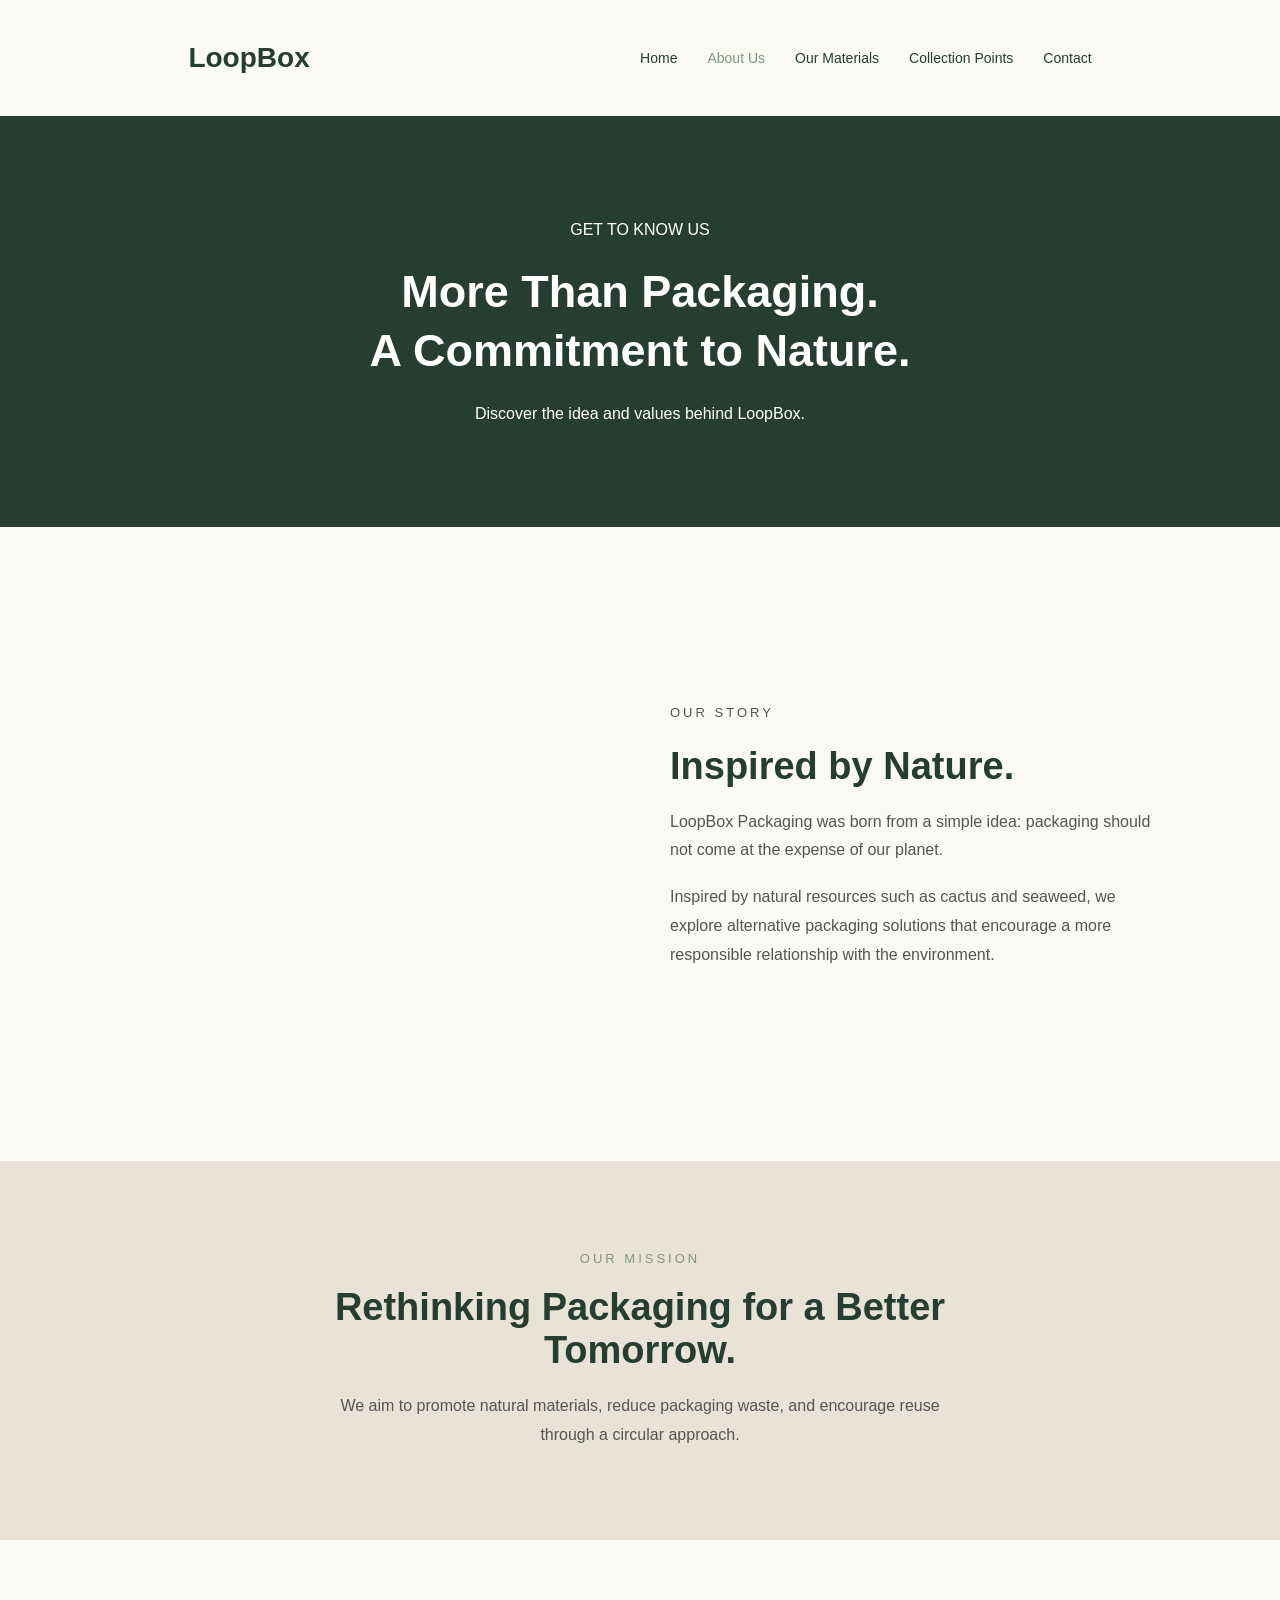
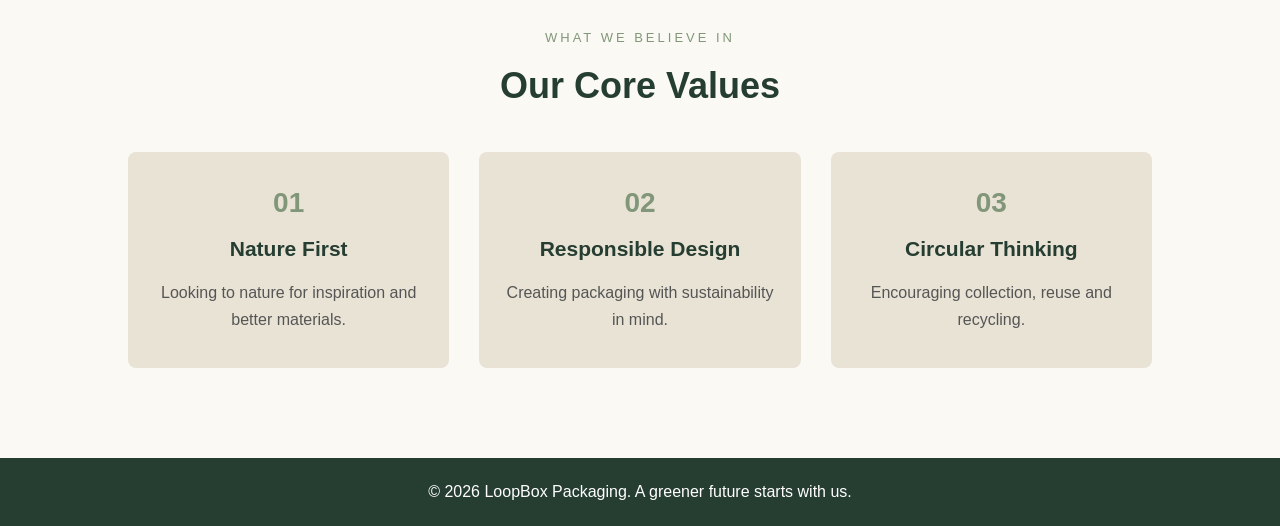
<file: about.html>
<!DOCTYPE html>
<html lang="en">
<head>
    <meta charset="UTF-8">
    <meta name="viewport" content="width=device-width, initial-scale=1.0">
    <title>About Us | LoopBox Packaging</title>
    <link rel="stylesheet" href="style.css">
</head>

<body>

    <!-- Header -->
    <header class="main-header">
        <nav class="navbar">
            <a href="index.html" class="logo">LoopBox</a>

            <ul class="nav-links">
                <li><a href="index.html">Home</a></li>
                <li><a href="about.html" class="active">About Us</a></li>
                <li><a href="index.html#materials">Our Materials</a></li>
                <li><a href="collection.html">Collection Points</a></li>
                <li><a href="contact.html">Contact</a></li>
            </ul>
        </nav>
    </header>

    <!-- Hero -->
    <section class="about-hero">
        <p>GET TO KNOW US</p>
        <h1>More Than Packaging.<br>A Commitment to Nature.</h1>
        <p>Discover the idea and values behind LoopBox.</p>
    </section>

    <!-- Our Story -->
    <section class="about-story">

        <div class="story-image">
            <video autoplay muted loop playsinline>
                <source src="aboutus.mp4" type="video/mp4">
            </video>
        </div>

        <div class="story-content">
            <p class="section-subtitle">OUR STORY</p>
            <h2>Inspired by Nature.</h2>

            <p>
                LoopBox Packaging was born from a simple idea:
                packaging should not come at the expense of our planet.
            </p>

            <p>
                Inspired by natural resources such as cactus and seaweed,
                we explore alternative packaging solutions that encourage
                a more responsible relationship with the environment.
            </p>
        </div>

    </section>

    <!-- Our Mission -->
    <section class="about-mission">
        <p class="section-subtitle">OUR MISSION</p>
        <h2>Rethinking Packaging for a Better Tomorrow.</h2>

        <p>
            We aim to promote natural materials, reduce packaging waste,
            and encourage reuse through a circular approach.
        </p>
    </section>

    <!-- Our Values -->
    <section class="about-values">
        <p class="section-subtitle">WHAT WE BELIEVE IN</p>
        <h2>Our Core Values</h2>

        <div class="values-container">

            <div class="value-card">
                <span>01</span>
                <h3>Nature First</h3>
                <p>Looking to nature for inspiration and better materials.</p>
            </div>

            <div class="value-card">
                <span>02</span>
                <h3>Responsible Design</h3>
                <p>Creating packaging with sustainability in mind.</p>
            </div>

            <div class="value-card">
                <span>03</span>
                <h3>Circular Thinking</h3>
                <p>Encouraging collection, reuse and recycling.</p>
            </div>

        </div>
    </section>

    <!-- Footer -->
    <footer>
        <p>© 2026 LoopBox Packaging. A greener future starts with us.</p>
    </footer>

</body>
</html>
</file>
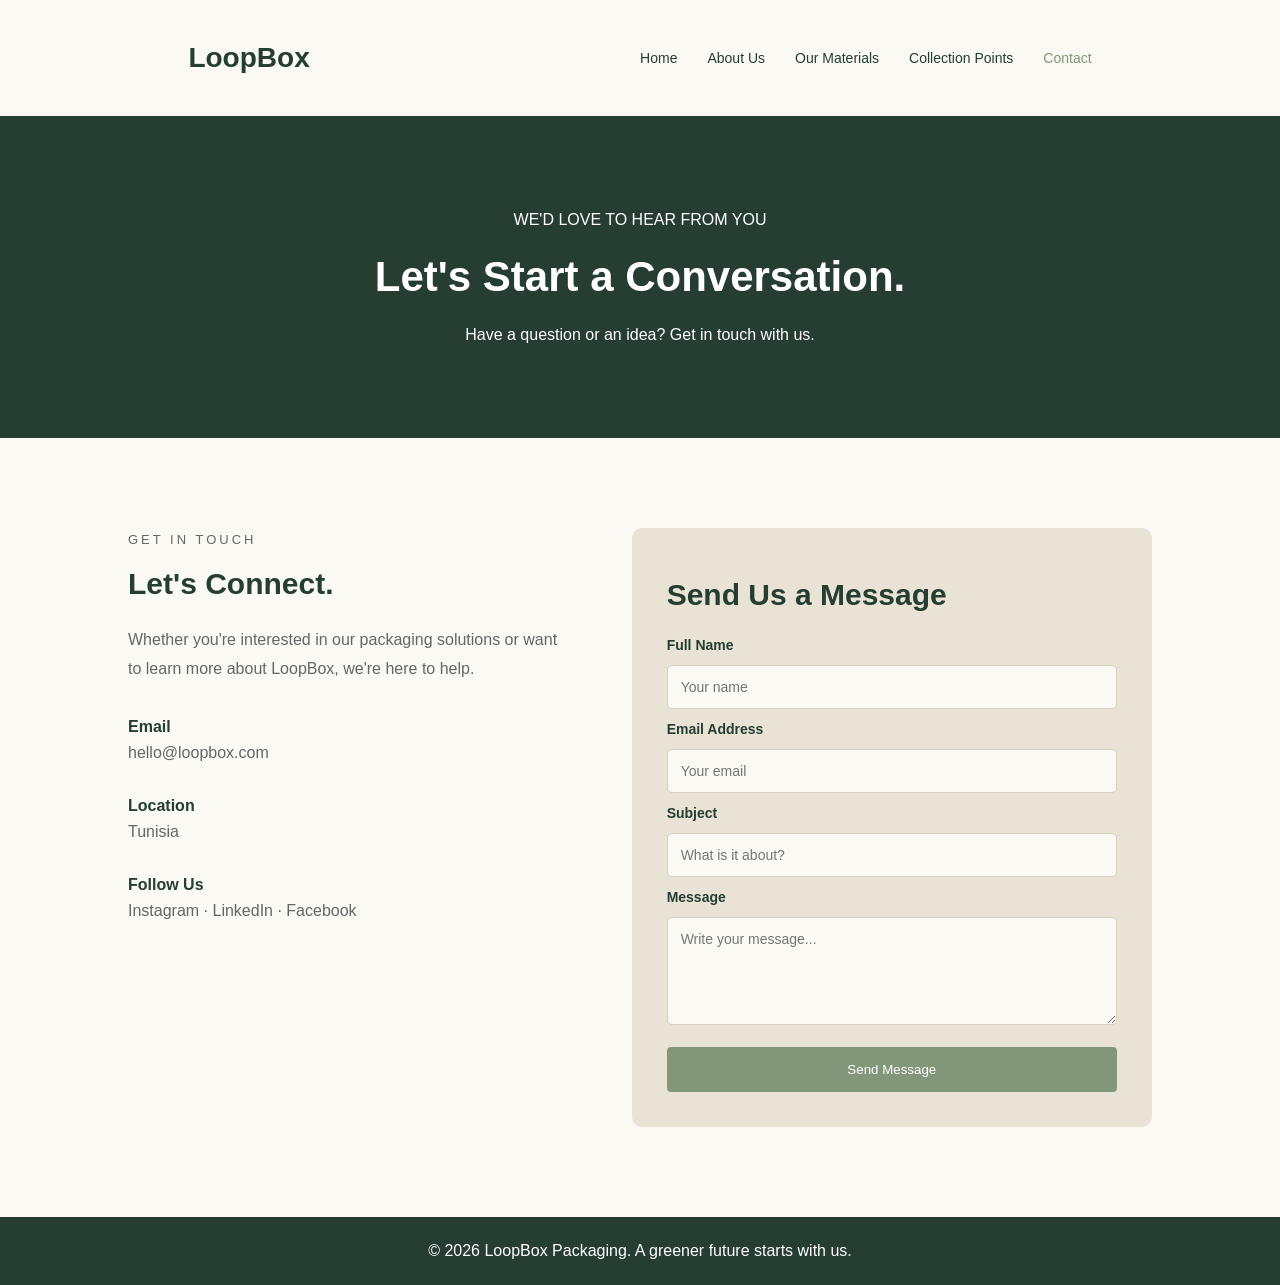
<file: contact.html>
<!DOCTYPE html>
<html lang="en">
<head>
    <meta charset="UTF-8">
    <meta name="viewport" content="width=device-width, initial-scale=1.0">
    <title>Contact Us | LoopBox</title>
    <link rel="stylesheet" href="style.css">
</head>

<body>

    <!-- Header -->
    <header class="main-header">
        <nav class="navbar">
            <a href="index.html" class="logo">LoopBox</a>

            <ul class="nav-links">
                <li><a href="index.html">Home</a></li>
                <li><a href="index.html#about">About Us</a></li>
                <li><a href="index.html#materials">Our Materials</a></li>
                <li><a href="collection.html">Collection Points</a></li>
                <li><a href="contact.html" class="active">Contact</a></li>
            </ul>
        </nav>
    </header>

    <!-- Contact Hero -->
    <section class="contact-hero">
        <p>WE'D LOVE TO HEAR FROM YOU</p>
        <h1>Let's Start a Conversation.</h1>
        <p>Have a question or an idea? Get in touch with us.</p>
    </section>

    <!-- Contact Section -->
    <section class="contact-page">

        <div class="contact-info">
            <p class="section-subtitle">GET IN TOUCH</p>
            <h2>Let's Connect.</h2>

            <p>
                Whether you're interested in our packaging solutions
                or want to learn more about LoopBox, we're here to help.
            </p>

            <div class="contact-detail">
                <h4>Email</h4>
                <p>hello@loopbox.com</p>
            </div>

            <div class="contact-detail">
                <h4>Location</h4>
                <p>Tunisia</p>
            </div>

            <div class="contact-detail">
                <h4>Follow Us</h4>
                <p>Instagram · LinkedIn · Facebook</p>
            </div>
        </div>

        <div class="contact-form-container">
            <h2>Send Us a Message</h2>

            <form id="contactForm">

                <label for="name">Full Name</label>
                <input type="text" id="name" placeholder="Your name" required>

                <label for="email">Email Address</label>
                <input type="email" id="email" placeholder="Your email" required>

                <label for="subject">Subject</label>
                <input type="text" id="subject" placeholder="What is it about?" required>

                <label for="message">Message</label>
                <textarea id="message" rows="5"
                    placeholder="Write your message..." required></textarea>

                <button type="submit" class="btn">Send Message</button>

            </form>
        </div>

    </section>

    <!-- Footer -->
    <footer>
        <p>© 2026 LoopBox Packaging. A greener future starts with us.</p>
    </footer>

    <script src="script.js"></script>

</body>
</html>
</file>
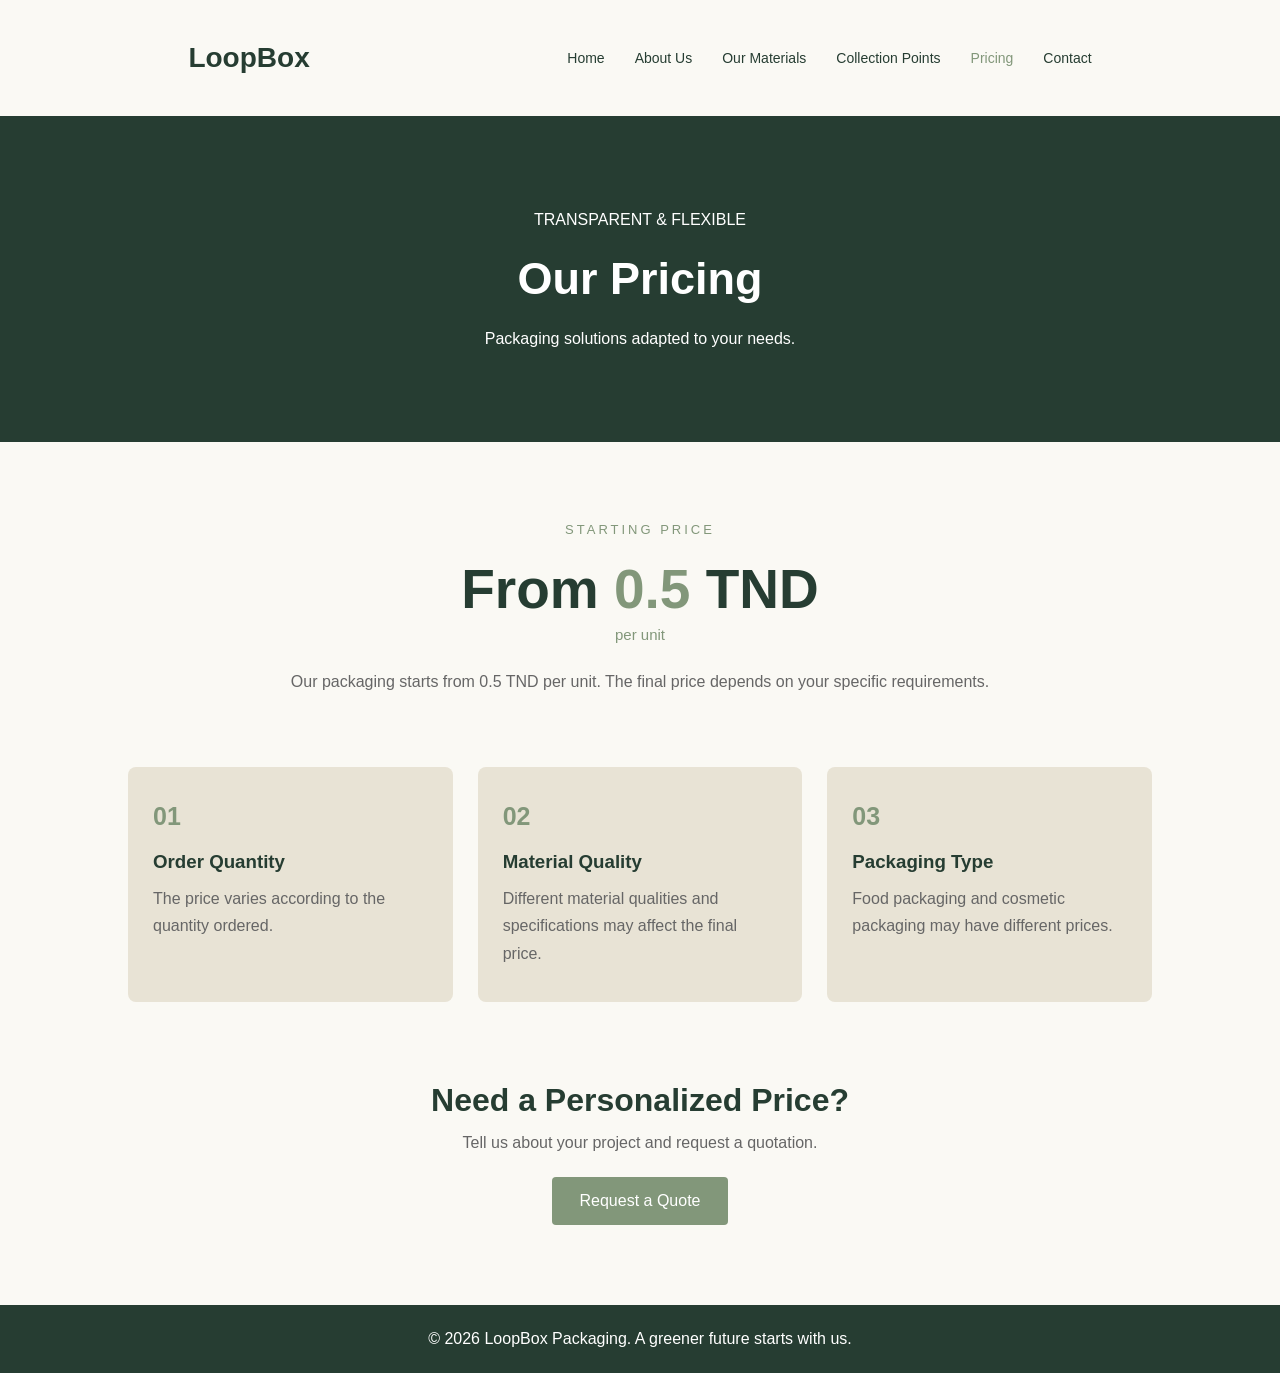
<file: pricing.html>
<!DOCTYPE html>
<html lang="en">
<head>
    <meta charset="UTF-8">
    <meta name="viewport" content="width=device-width, initial-scale=1.0">
    <title>Pricing | LoopBox Packaging</title>
    <link rel="stylesheet" href="style.css">
</head>

<body>

    <!-- Header -->
    <header class="main-header">
        <nav class="navbar">
            <a href="index.html" class="logo">LoopBox</a>

            <ul class="nav-links">
                <li><a href="index.html">Home</a></li>
                <li><a href="about.html">About Us</a></li>
                <li><a href="index.html#materials">Our Materials</a></li>
                <li><a href="collection-points.html">Collection Points</a></li>
                <li><a href="pricing.html" class="active">Pricing</a></li>
                <li><a href="contact.html">Contact</a></li>
            </ul>
        </nav>
    </header>

    <!-- Pricing Hero -->
    <section class="pricing-hero">
        <p>TRANSPARENT & FLEXIBLE</p>
        <h1>Our Pricing</h1>
        <p>Packaging solutions adapted to your needs.</p>
    </section>

    <!-- Pricing Content -->
    <section class="pricing-page">

        <div class="pricing-main">
            <p class="section-subtitle">STARTING PRICE</p>

            <h2>
                From <span>0.5</span> TND
            </h2>

            <p class="per-unit">per unit</p>

            <p class="pricing-text">
                Our packaging starts from 0.5 TND per unit.
                The final price depends on your specific requirements.
            </p>
        </div>

        <div class="pricing-factors">

            <div class="pricing-factor">
                <span>01</span>
                <h3>Order Quantity</h3>
                <p>
                    The price varies according to the quantity
                    ordered.
                </p>
            </div>

            <div class="pricing-factor">
                <span>02</span>
                <h3>Material Quality</h3>
                <p>
                    Different material qualities and specifications
                    may affect the final price.
                </p>
            </div>

            <div class="pricing-factor">
                <span>03</span>
                <h3>Packaging Type</h3>
                <p>
                    Food packaging and cosmetic packaging
                    may have different prices.
                </p>
            </div>

        </div>

        <div class="pricing-cta">
            <h2>Need a Personalized Price?</h2>
            <p>Tell us about your project and request a quotation.</p>

            <a href="contact.html" class="btn">
                Request a Quote
            </a>
        </div>

    </section>

    <!-- Footer -->
    <footer>
        <p>© 2026 LoopBox Packaging. A greener future starts with us.</p>
    </footer>

</body>
</html>
</file>
<file: style.css>
/* GENERAL */
* {
    margin: 0;
    padding: 0;
    box-sizing: border-box;
}

body {
    font-family: Arial, sans-serif;
    background-color: #FAF9F4;
    color: #263D32;
}

/* NAVBAR */
.navbar {
    display: flex;
    justify-content: space-between;
    align-items: center;
    padding: 22px 8%;
    background-color: #FAF9F4;
}

.logo {
    text-decoration: none;
    color: #263D32;
    font-size: 27px;
    font-weight: bold;
}

.logo span {
    display: block;
    font-size: 13px;
    font-weight: normal;
    letter-spacing: 1px;
}

.nav-links {
    display: flex;
    list-style: none;
    gap: 30px;
}

.nav-links a {
    text-decoration: none;
    color: #263D32;
    font-size: 14px;
    transition: 0.3s;
}

.nav-links a:hover {
    color: #82977A;
}

/* HERO */
.hero {
    min-height: 600px;
    display: flex;
    align-items: center;
    padding: 80px 8%;
    margin-bottom: 100px;
    width: 100%;
    min-height: 100vh;
    margin:0%;

    background-image:
        linear-gradient(
            rgba(38, 61, 50, 0.25),
            rgba(38, 61, 50, 0.25)
        ),
        url("images/image.jpeg");

    background-size: cover;
    background-position: center;
}

.hero-content {
    max-width: 600px;
    color: white;
}

.subtitle {
    color: #82977A;
    font-size: 13px;
    letter-spacing: 3px;
    margin-bottom: 20px;
    font-weight: bold;
}

.hero .subtitle {
    color: #083820;
    background-color: #F5F7F6CC;
    margin-right: 130px;
    border-radius: 12px;
    padding-left: 5px;
}

.hero h1 {
    color:#083820;
    font-size: 55px;
    line-height: 1.2;
    margin-bottom: 35px;
    margin-top: 60px;
    background-color: #F5F7F6CC;
    border-radius: 12px;
    padding-left: 5px;
}


.hero-description {
    border-radius: 12px;
    color:#083820;
    font-size: 17px;
    line-height: 1.8;
    margin-bottom: 30px;
    background-color: #F5F7F6CC;
    padding-left: 5px;
}

/* BUTTON */
.btn {
    display: inline-block;
    background-color: #82977A;
    color: white;
    text-decoration: none;
    padding: 15px 28px;
    border-radius: 4px;
    transition: 0.3s;
}

.btn:hover {
    background-color: #263D32;
}

/* INTRODUCTION */
.intro {
    text-align: center;
    padding: 100px 20%;
}

.intro h2 {
    font-size: 38px;
    line-height: 1.4;
    margin-bottom: 25px;
}

.intro > p:last-child {
    color: #777;
    line-height: 1.8;
    font-size: 16px;
}

/* VALUES */
.values {
    background-color: #E8E3D5;
    padding: 80px 8%;
    text-align: center;
}

.values h2 {
    font-size: 32px;
    margin-bottom: 50px;
}

.values-container {
    display: flex;
    justify-content: center;
    gap: 30px;
}

.value-card {
    background-color: #FAF9F4;
    padding: 40px 25px;
    flex: 1;
    border-radius: 8px;
}

.value-card h3 {
    margin-bottom: 20px;
    font-size: 21px;
}

.value-card p {
    color: #777;
    line-height: 1.7;
}

/* FOOTER */
footer {
    background-color: #263D32;
    color: white;
    text-align: center;
    padding: 25px;
}

/* RESPONSIVE */
@media (max-width: 768px) {

    .navbar {
        flex-direction: column;
        gap: 20px;
    }

    .nav-links {
        flex-wrap: wrap;
        justify-content: center;
        gap: 15px;
    }

    .hero h1 {
        font-size: 38px;
    }

    .intro {
        padding: 70px 8%;
    }

    .values-container {
        flex-direction: column;
    }
}

/* MATERIALS */

.materials {
    padding: 90px 8%;
    text-align: center;
}

.materials h2 {
    font-size: 36px;
    margin-bottom: 20px;
}

.materials-description {
    color: #777;
    line-height: 1.7;
    margin-bottom: 45px;
}

.materials-container {
    display: flex;
    justify-content: center;
    gap: 30px;
}

.material-card {
    flex: 1;
    background-color: #E8E3D5;
    border-radius: 8px;
    overflow: hidden;
    text-align: left;
    transition: 0.3s;
}

.material-card:hover {
    transform: translateY(-5px);
}

.material-card img {
    width: 100%;
    height: 280px;
    object-fit: cover;
    padding: 0%;
}

.material-info {
    padding: 25px;
}

.material-info h3 {
    font-size: 23px;
    margin-bottom: 12px;
}

.material-info p {
    color: #777;
    line-height: 1.7;
}

@media (max-width: 768px) {
    .materials-container {
        flex-direction: column;
    }
}

/* CIRCULAR APPROACH */

.circular {
    padding: 100px 8%;
    text-align: center;
    background-color: #263D32;
    color: #FAF9F4;
}

.circular .subtitle {
    color: #A9BD9F;
}

.circular h2 {
    font-size: 36px;
    margin-bottom: 20px;
}

.circular-description {
    color: #D0D8CE;
    line-height: 1.8;
    max-width: 600px;
    margin: 0 auto 50px;
}

.circular-container {
    display: flex;
    justify-content: center;
    gap: 30px;
    margin-bottom: 50px;
}

.circular-card {
    flex: 1;
    padding: 35px 25px;
    border: 1px solid #64796A;
    border-radius: 8px;
    transition: 0.3s;
}

.circular-card:hover {
    background-color: #344F40;
    transform: translateY(-5px);
}

.circular-icon {
    font-size: 40px;
    margin-bottom: 20px;
    color: #A9BD9F;
}

.circular-card h3 {
    font-size: 23px;
    margin-bottom: 15px;
}

.circular-card p {
    color: #D0D8CE;
    line-height: 1.7;
}

.circular .btn {
    background-color: #82977A;
}

@media (max-width: 768px) {
    .circular-container {
        flex-direction: column;
    }

    .circular h2 {
        font-size: 29px;
    }
}

/* PRODUCTS */

.products {
    padding: 100px 8%;
    text-align: center;
    background-color: #FAF9F4;
}

.products h2 {
    font-size: 36px;
    margin-bottom: 20px;
}

.products-description {
    color: #777;
    line-height: 1.8;
    max-width: 600px;
    margin: 0 auto 45px;
}

.products-container {
    display: flex;
    justify-content: center;
    gap: 25px;
    margin-bottom: 45px;
}

.product-card {
    flex: 1;
    background-color: #E8E3D5;
    border-radius: 8px;
    overflow: hidden;
    text-align: left;
    transition: 0.3s;
}

.product-card:hover {
    transform: translateY(-6px);
}

.product-card img {
    width: 100%;
    height: 250px;
    object-fit: cover;
}

.product-info {
    padding: 25px;
}

.product-info h3 {
    font-size: 21px;
    margin-bottom: 12px;
}

.product-info p {
    color: #777;
    line-height: 1.7;
}

@media (max-width: 768px) {
    .products-container {
        flex-direction: column;
    }
}

/* CONTACT SECTION */

.contact-section {
    padding: 90px 8%;
    text-align: center;
    background-color: #E8E3D5;
}

.contact-section h2 {
    font-size: 36px;
    margin-bottom: 20px;
}

.contact-section p:not(.subtitle) {
    color: #777;
    line-height: 1.8;
    margin-bottom: 30px;
}

/* FOOTER */

.footer {
    background-color: #263D32;
    color: #FAF9F4;
    padding: 60px 8% 20px;
}

.footer-container {
    display: flex;
    justify-content: space-between;
    gap: 40px;
    margin-bottom: 50px;
}

.footer-brand h2 {
    font-size: 28px;
}

.footer-brand span {
    font-size: 12px;
    letter-spacing: 3px;
}

.footer-brand p {
    color: #C5D0C4;
    line-height: 1.7;
    margin-top: 20px;
    max-width: 250px;
}

.footer-links {
    display: flex;
    flex-direction: column;
    gap: 15px;
}

.footer-links h3 {
    margin-bottom: 10px;
}

.footer-links a {
    color: #C5D0C4;
    text-decoration: none;
    transition: 0.3s;
}

.footer-links a:hover {
    color: white;
}

.footer-bottom {
    border-top: 1px solid #64796A;
    padding-top: 20px;
    display: flex;
    justify-content: space-between;
    color: #C5D0C4;
    font-size: 13px;
}

@media (max-width: 768px) {
    .footer-container {
        flex-direction: column;
    }

    .footer-bottom {
        flex-direction: column;
        gap: 12px;
    }
}

/* VIDEO SECTION */

.video-section {
    position: relative;
    width: 300px;
    height: 533px;
    margin: 50px auto;
    overflow: hidden;
    border-radius: 20px;
}

.video-section video {
    width: 100%;
    height: 100%;
    object-fit: cover;
}
.collection-section {
    padding: 100px 10%;
    background-color: #E8E3D5;
    text-align: center;
}

.collection-content {
    max-width: 700px;
    margin: auto;
}

.collection-content h2 {
    font-size: 38px;
    color: #263D32;
    margin: 20px 0;
}

.collection-content p {
    color: #555;
    line-height: 1.7;
    margin-bottom: 25px;
}

.section-subtitle {
    letter-spacing: 3px;
    color: #82977A;
    font-size: 13px;
}

.collection-hero {
    background-color: #263D32;
    color: white;
    text-align: center;
    padding: 100px 20px;
}

.collection-hero h1 {
    font-size: 42px;
    margin: 15px 0;
}

.collection-hero p {
    line-height: 1.7;
}

.locations-section {
    padding: 70px 10%;
    text-align: center;
}

.locations-section h2 {
    color: #263D32;
    font-size: 32px;
    margin-bottom: 15px;
}

.locations-container {
    display: flex;
    gap: 30px;
    margin-top: 40px;
    text-align: left;
}

.locations-list,
.map-container {
    flex: 1;
}

.location-card {
    background: #FAF9F4;
    padding: 20px;
    margin: 15px 0;
    border-radius: 10px;
    border: 1px solid #E8E3D5;
}

.location-card h4 {
    color: #263D32;
    margin-bottom: 8px;
}

#map {
    height: 400px;
    width: 100%;
    border-radius: 12px;
    overflow: hidden;
    z-index: 1;
}

@media (max-width: 768px) {
    .locations-container {
        flex-direction: column;
    }
}.location-card {
    cursor: pointer;
    transition: 0.3s ease;
}

.location-card:hover {
    transform: translateY(-4px);
    border-color: #82977A;
    background-color: #f0f1e9;
}

.location-card span {
    color: #82977A;
    font-size: 14px;
    font-weight: bold;
}

.main-header {
    background-color: #FAF9F4;
    padding: 20px 8%;
    position: sticky;
    top: 0;
    z-index: 1000;
}

.navbar {
    display: flex;
    justify-content: space-between;
    align-items: center;
}

.logo {
    font-size: 28px;
    font-weight: bold;
    color: #263D32;
    text-decoration: none;
}

.nav-links {
    display: flex;
    align-items: center;
    gap: 30px;
    list-style: none;
}

.nav-links a {
    text-decoration: none;
    color: #263D32;
    font-size: 14px;
    transition: 0.3s;
}

.nav-links a:hover,
.nav-links a.active {
    color: #82977A;
}

.about-section {
    display: flex;
    align-items: center;
    gap: 60px;
    padding: 100px 10%;
    background-color: #FAF9F4;
}

.about-image {
    flex: 1;
}

.about-image img {
    width: 100%;
    height: 450px;
    object-fit: cover;
    border-radius: 8px;
}

.about-content {
    flex: 1;
}

.about-content h2 {
    color: #263D32;
    font-size: 38px;
    margin: 20px 0;
    line-height: 1.3;
}

.about-content p {
    color: #555;
    line-height: 1.8;
    margin-bottom: 18px;
}

@media (max-width: 768px) {
    .about-section {
        flex-direction: column;
        padding: 60px 7%;
    }

    .about-image img {
        height: 300px;
    }
}
.about-image video {
    width: 100%;
    height: 450px;
    object-fit: cover;
    border-radius: 8px;
}

/* CONTACT PAGE */

.contact-hero {
    background-color: #263D32;
    color: white;
    text-align: center;
    padding: 90px 20px;
}

.contact-hero h1 {
    font-size: 42px;
    margin: 20px 0;
}

.contact-hero p {
    line-height: 1.7;
}

.contact-page {
    display: grid;
    grid-template-columns: 1fr 1.2fr;
    gap: 70px;
    padding: 90px 10%;
    background-color: #FAF9F4;
}

.contact-info h2,
.contact-form-container h2 {
    color: #263D32;
    font-size: 30px;
    margin: 15px 0 25px;
}

.contact-info > p {
    color: #666;
    line-height: 1.8;
}

.contact-detail {
    margin-top: 35px;
}

.contact-detail h4 {
    color: #263D32;
    margin-bottom: 8px;
}

.contact-detail p {
    color: #666;
}

.contact-form-container {
    background-color: #E8E3D5;
    padding: 35px;
    border-radius: 10px;
}

#contactForm {
    display: flex;
    flex-direction: column;
    gap: 12px;
}

#contactForm label {
    color: #263D32;
    font-size: 14px;
    font-weight: 600;
}

#contactForm input,
#contactForm textarea {
    padding: 13px;
    border: 1px solid #d5d0c3;
    border-radius: 5px;
    background-color: #FAF9F4;
    font-family: inherit;
    font-size: 14px;
    outline: none;
}

#contactForm input:focus,
#contactForm textarea:focus {
    border-color: #82977A;
}

#contactForm textarea {
    resize: vertical;
}

#contactForm button {
    border: none;
    cursor: pointer;
    margin-top: 10px;
}

@media (max-width: 768px) {
    .contact-page {
        grid-template-columns: 1fr;
        padding: 60px 7%;
        gap: 40px;
    }

    .contact-hero h1 {
        font-size: 32px;
    }
}

/* ABOUT PAGE */

.about-hero {
    background-color: #263D32;
    color: white;
    text-align: center;
    padding: 100px 20px;
}

.about-hero h1 {
    font-size: 45px;
    line-height: 1.3;
    margin: 20px 0;
}

.about-hero p {
    line-height: 1.7;
}

.about-story {
    display: flex;
    align-items: center;
    gap: 60px;
    padding: 100px 10%;
    background-color: #FAF9F4;
}

.story-image,
.story-content {
    flex: 1;
}

.story-image video {
    width: 100%;
    height: 430px;
    object-fit: cover;
    border-radius: 8px;
}

.story-content h2 {
    color: #263D32;
    font-size: 38px;
    margin: 20px 0;
}

.story-content p {
    color: #555;
    line-height: 1.8;
    margin-bottom: 18px;
}

.about-mission {
    padding: 90px 15%;
    text-align: center;
    background-color: #E8E3D5;
}

.about-mission h2 {
    color: #263D32;
    font-size: 38px;
    max-width: 750px;
    margin: 20px auto;
}

.about-mission > p:last-child {
    color: #555;
    line-height: 1.8;
    max-width: 650px;
    margin: auto;
}

.about-values {
    padding: 90px 10%;
    text-align: center;
    background-color: #FAF9F4;
}

.about-values h2 {
    color: #263D32;
    font-size: 36px;
    margin: 20px 0 45px;
}

.values-container {
    display: grid;
    grid-template-columns: repeat(3, 1fr);
    gap: 30px;
}

.value-card {
    padding: 35px 25px;
    background-color: #E8E3D5;
    border-radius: 8px;
}

.value-card span {
    color: #82977A;
    font-size: 28px;
    font-weight: bold;
}

.value-card h3 {
    color: #263D32;
    margin: 18px 0;
}

.value-card p {
    color: #555;
    line-height: 1.7;
}

@media (max-width: 768px) {
    .about-story {
        flex-direction: column;
        padding: 60px 7%;
    }

    .story-image video {
        height: 300px;
    }

    .values-container {
        grid-template-columns: 1fr;
    }

    .about-hero h1 {
        font-size: 32px;
    }
}

/* PRICING PAGE */

.pricing-hero {
    background-color: #263D32;
    color: white;
    text-align: center;
    padding: 90px 20px;
}

.pricing-hero h1 {
    font-size: 45px;
    margin: 20px 0;
}

.pricing-hero p {
    line-height: 1.7;
}

.pricing-page {
    padding: 80px 10%;
    background-color: #FAF9F4;
}

.pricing-main {
    text-align: center;
    max-width: 700px;
    margin: 0 auto 70px;
}

.pricing-main h2 {
    color: #263D32;
    font-size: 55px;
    margin: 20px 0 5px;
}

.pricing-main h2 span {
    color: #82977A;
}

.per-unit {
    color: #82977A;
    font-size: 15px;
}

.pricing-text {
    color: #666;
    line-height: 1.8;
    margin-top: 25px;
}

.pricing-factors {
    display: grid;
    grid-template-columns: repeat(3, 1fr);
    gap: 25px;
}

.pricing-factor {
    background-color: #E8E3D5;
    padding: 35px 25px;
    border-radius: 8px;
}

.pricing-factor span {
    color: #82977A;
    font-size: 25px;
    font-weight: bold;
}

.pricing-factor h3 {
    color: #263D32;
    margin: 20px 0 12px;
}

.pricing-factor p {
    color: #666;
    line-height: 1.7;
}

.pricing-cta {
    text-align: center;
    margin-top: 80px;
}

.pricing-cta h2 {
    color: #263D32;
    font-size: 32px;
    margin-bottom: 15px;
}

.pricing-cta p {
    color: #666;
    margin-bottom: 25px;
}

@media (max-width: 768px) {
    .pricing-factors {
        grid-template-columns: 1fr;
    }

    .pricing-main h2 {
        font-size: 42px;
    }

    .pricing-hero h1 {
        font-size: 34px;
    }
}
</file>
